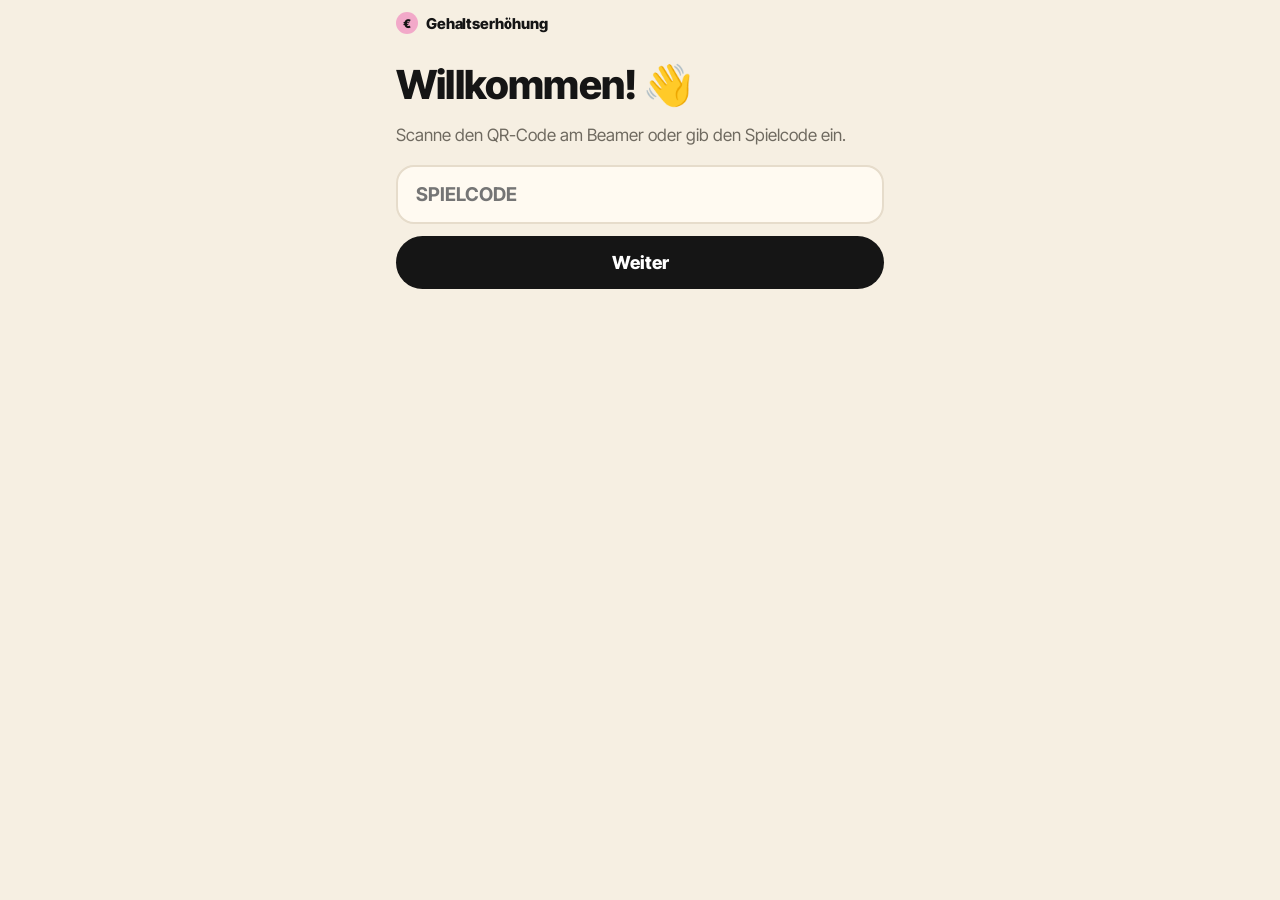
<file: index.html>
<!doctype html>
<html lang="de">
<head>
<meta charset="utf-8">
<meta name="viewport" content="width=device-width, initial-scale=1, viewport-fit=cover">
<title>Gehaltserhöhung</title>
<link rel="preconnect" href="https://fonts.googleapis.com">
<link href="https://fonts.googleapis.com/css2?family=Inter+Tight:wght@500;600;700;800;900&display=swap" rel="stylesheet">
<link rel="stylesheet" href="style.css?v=6">
</head>
<body>
<div class="phone">
  <div class="topbar">
    <div class="brand"><span class="dot"></span>Gehaltserhöhung</div>
    <div class="hud hidden" id="hud">
      <span class="chip-s" id="hBudget"></span>
      <span class="chip-s">😁 <span class="mbar"><span id="hTeam"></span></span> <span id="hTeamN"></span></span>
    </div>
  </div>
  <div id="app" class="screen"><p class="lead">Verbinde …</p></div>
</div>

<script type="module">
import { connect } from "./db.js";
import { CARDS, START_BUDGET, START_TEAM, SUBTITLE, REACTION_MS, play, score, euro, costOf } from "./cards.js";
import { card, delta, esc, LETTERS, randomId, store, session, avatar } from "./ui.js";
import { moodOf } from "./avatars.js";

const app = document.getElementById("app");
const hud = document.getElementById("hud");
const params = new URLSearchParams(location.search);
const g = (params.get("g") || "").toUpperCase().replace(/[^A-Z0-9]/g, "");

let db, pid, me = null, state = null;
let run = null; // { id, answers: [], startedAt }
let view = "intro"; // intro | card | end
let bubbleTimer = null;
let lastKey = "";

function setScreen(html, key) {
  if (key && key === lastKey) return false;
  lastKey = key || "";
  app.innerHTML = html;
  window.scrollTo(0, 0);
  return true;
}

function updateHud(s) {
  if (!s) return hud.classList.add("hidden");
  hud.classList.remove("hidden");
  const b = document.getElementById("hBudget");
  b.textContent = "💰 " + euro(s.budget);
  b.classList.toggle("neg", s.budget < 0);
  document.getElementById("hTeam").style.width = Math.max(0, Math.min(100, s.team)) + "%";
  document.getElementById("hTeamN").textContent = s.team;
}

const open = () => state && state.phase === "play";

function noGame() {
  setScreen(`
    <h1 class="big-title">Willkommen! 👋</h1>
    <p class="lead">Scanne den QR-Code am Beamer oder gib den Spielcode ein.</p>
    <form id="f"><input class="field" id="code" maxlength="6" placeholder="Spielcode" autocomplete="off" style="text-transform:uppercase">
    <button class="btn">Weiter</button></form>`, "nogame");
  document.getElementById("f").onsubmit = (e) => {
    e.preventDefault();
    const c = document.getElementById("code").value.trim().toUpperCase();
    if (c) location.search = "?g=" + encodeURIComponent(c) + (params.has("local") ? "&local" : "");
  };
}

function rulesHtml() {
  return `
    <div class="rules">
      <div>💬 <b>${CARDS.length} Leute wollen mehr Geld.</b> Du wählst jeweils eine von 3 Antworten. <b>Was sie kostet, siehst du am Button. Wie dein Team reagiert, erfährst du erst danach.</b> Und manches spricht sich rum …</div>
      <div>💰 Du hast <b>${euro(START_BUDGET)} Budget</b> und musst dein <b>Team bei Laune halten</b> 😁, damit niemand kündigt. Ist das Geld weg oder die Stimmung im Keller, <b>fliegst du raus.</b></div>
      <div>🏆 Am Ende zählen Teamzufriedenheit + Restbudget. <b>Die meisten Punkte holst du, wenn du so entscheidest wie die echte Raiffeisenbank.</b> Du kannst so oft spielen, wie du willst.</div>
    </div>`;
}

function joinScreen() {
  updateHud(null);
  setScreen(`
    <h1 class="big-title">${esc(SUBTITLE).replace("Gehaltsverhandlungen", "Gehalts&shy;verhandlungen")}</h1>
    <p class="lead">Du bist Chef*in einer Bank. Alle wollen mehr Geld. Wie gerecht entlohnst du?</p>
    ${rulesHtml()}
    <form id="f" style="margin-top:16px">
      <input class="field" id="name" maxlength="20" placeholder="Dein Name" autocomplete="off" value="${esc(store.get("lohnspiel-name") || "")}">
      <button class="btn" id="go">Mitspielen</button>
    </form>`, "join");
  document.getElementById("f").onsubmit = async (e) => {
    e.preventDefault();
    const name = document.getElementById("name").value.trim().slice(0, 20);
    if (!name) return;
    document.getElementById("go").disabled = true;
    store.set("lohnspiel-name", name);
    await db.set(`games/${g}/players/${pid}`, { name, t: db.now() });
  };
}

function waitScreen() {
  updateHud(null);
  setScreen(`
    <div class="center" style="margin-top:28px">
      <div class="pulse">💼</div>
      <h1 class="big-title">Hallo ${esc(me.name)}!</h1>
      <p class="lead">Du bist drin. Gleich geht's los, schau auf den Beamer.</p>
    </div>${rulesHtml()}`, "wait");
}

function startRun() {
  run = { id: randomId(6), answers: [], startedAt: db.now() };
  view = "card";
  render();
}

const costChip = (t) => `<span class="cost ${t > 0 ? "neg" : t < 0 ? "pos" : ""}">${t > 0 ? "−" + euro(t) : t < 0 ? "+" + euro(-t) : "0 €"}</span>`;
function cardScreen() {
  const i = run.answers.length;
  const s = play(run.answers);
  if (s.over || s.done) return; // letzte Sprechblase läuft noch
  updateHud(s);
  const c = s.next;
  if (setScreen(`
    <div class="card ${c.extra ? "extra" : ""}">${card(c, { i: s.base, total: CARDS.length })}</div>
    <div class="options">
      ${c.options.map((o, k) => `<button class="opt" data-letter="${LETTERS[k]}" data-k="${k}"><span>${esc(o.label)}${o.hint ? `<small class="hint">💰 ${esc(o.hint)}</small>` : ""}</span>${costChip(costOf(o))}</button>`).join("")}
    </div>`, `card-${run.id}-${i}`)) {
    app.querySelectorAll(".opt").forEach((b) => (b.onclick = () => choose(+b.dataset.k)));
  }
}

function choose(k) {
  if (!open() || view !== "card" || bubbleTimer) return;
  const before = play(run.answers);
  run.answers.push(k);
  const s = play(run.answers);
  const last = s.over || s.done;
  if (last) { finishRun(s); updateHud(s); }
  else render(); // nächste Karte liegt schon unter der Sprechblase
  flashHud(before, s);
  showBubble(run.answers.length - 1, last);
}

function flashHud(a, b) {
  const fl = (el, d, txt) => {
    if (!d) return;
    el.classList.remove("flash-bad", "flash-good"); void el.offsetWidth; el.classList.add(d < 0 ? "flash-bad" : "flash-good");
    const f = document.createElement("span");
    f.className = "floatd " + (d < 0 ? "bad" : "good"); f.textContent = txt;
    el.appendChild(f); setTimeout(() => f.remove(), 2600);
  };
  const db_ = b.budget - a.budget, dt = b.team - a.team;
  fl(document.getElementById("hBudget"), db_, (db_ > 0 ? "+" : "−") + euro(Math.abs(db_)));
  fl(document.getElementById("hTeamN").parentElement, dt, (dt > 0 ? "+" : "") + dt);
}

function showBubble(i, last) {
  const h = play(run.answers).history[i], c = h.card, o = h.o;
  const wrap = document.createElement("div");
  wrap.className = "bubblewrap";
  wrap.innerHTML = `<div class="bubble">
      <div class="bhead"><div class="avatar">${avatar(c.id)}</div><div class="btext">${esc(o.reaction)}</div></div>
      <div class="deltas big">${o.extra ? delta(o.cost, 0, true) + `<span class="d ${o.extra > 0 ? "bad" : "good"}">💰 Budget ${o.extra > 0 ? "−" : "+"}${euro(Math.abs(o.extra))} <small>(${esc(o.extraLabel || "")})</small></span>` + delta(0, o.team, true) : delta(costOf(o), o.team)}</div>
      <div class="bbar"><i style="animation-duration:${REACTION_MS}ms"></i></div>
      <div class="btap">Antippen = weiter · Halten = Pause</div>
    </div>`;
  document.body.appendChild(wrap);
  const done = () => {
    if (!bubbleTimer) return;
    clearTimeout(bubbleTimer); bubbleTimer = null;
    wrap.classList.add("out");
    setTimeout(() => wrap.remove(), 250);
    if (last) { view = "end"; render(); }
  };
  // Wie bei einer Instagram-Story: Antippen = weiter, Gedrückt halten = Pause
  const bar = wrap.querySelector(".bbar i");
  let left = REACTION_MS, startT = Date.now(), downT = 0;
  const pause = () => {
    if (!bubbleTimer || bubbleTimer === -1) return;
    clearTimeout(bubbleTimer); bubbleTimer = -1;
    left -= Date.now() - startT;
    bar.style.animationPlayState = "paused"; wrap.classList.add("held");
  };
  const resume = () => {
    if (bubbleTimer !== -1) return;
    startT = Date.now(); bubbleTimer = setTimeout(done, Math.max(0, left));
    bar.style.animationPlayState = "running"; wrap.classList.remove("held");
  };
  bubbleTimer = setTimeout(done, REACTION_MS);
  const down = (e) => { e.preventDefault(); downT = Date.now(); pause(); };
  const up = (e) => { e.preventDefault(); if (!downT) return; const t = Date.now() - downT; downT = 0; if (t < 250) done(); else resume(); };
  // Touch (iPhone/Android) und Maus getrennt, damit lange Drücken nicht als Abbruch zählt
  wrap.addEventListener("touchstart", down, { passive: false });
  wrap.addEventListener("touchend", up, { passive: false });
  wrap.addEventListener("touchcancel", () => { downT = 0; resume(); });
  wrap.addEventListener("mousedown", down);
  wrap.addEventListener("mouseup", up);
  wrap.addEventListener("mouseleave", () => { if (downT) { downT = 0; resume(); } });
  wrap.addEventListener("contextmenu", (e) => e.preventDefault());
}

async function finishRun(s) {
  const sc = score(s);
  const best = me.best ?? -1;
  const who = s.history[s.history.length - 1].card.name;
  const ev = s.over === "budget" ? `wurde nach ${who} vom Aufsichtsrat gefeuert 📞`
    : s.over === "team" ? `hat bei ${who} das Team verloren 🚪`
    : `hat durchgehalten: ${sc} Punkte 🎉`;
  const picks = Object.fromEntries(s.history.map((h) => [h.id, h.opt]));
  const upd = { [`runs/${pid}/${run.id}`]: { answers: run.answers, picks, score: sc, month: s.month, over: s.over || null, t: db.now() } };
  if (sc > best) Object.assign(upd, { [`players/${pid}/best`]: sc, [`players/${pid}/bestPicks`]: picks });
  upd[`feed/${db.now()}_${pid}`] = { name: me.name, text: ev, t: db.now() };
  await db.update(`games/${g}`, upd);
}

function endScreen() {
  const s = play(run.answers);
  updateHud(s);
  const sc = score(s);
  const head = s.over === "budget" ? { e: "📞", t: "Gefeuert!", x: `Bei ${s.history[s.history.length - 1].card.name} ist das Budget gesprengt. Der Aufsichtsrat hat angerufen.` }
    : s.over === "team" ? { e: "🚪", t: "Dein Team ist weg!", x: `Bei ${s.history[s.history.length - 1].card.name} ist die Teamzufriedenheit im Keller. Reihenweise Kündigungen.` }
    : { e: "🎉", t: "Überlebt!", x: "Du hast alle Gespräche überstanden. Geht da noch mehr?" };
  setScreen(`
    <div class="card center">
      <div class="type-emoji">${head.e}</div>
      <h2 class="verdict ${s.over ? "bad" : ""}">${esc(head.t)}</h2>
      <p class="situation">${esc(head.x)}</p>
      <div class="bigscore"><b>${sc}</b><span>Punkte</span></div>
      <div class="stats">
        <div><b class="${s.budget < 0 ? "neg" : ""}">${euro(s.budget)}</b><span>Budget</span></div>
        <div><b>${s.team}</b><span>Team&shy;zufriedenheit</span></div>
        <div><b>${s.matches}/${s.base}</b><span>wie die Bank</span></div>
      </div>
      <p class="source" style="margin-top:12px">Dein bester Versuch: ${Math.max(sc, me.best ?? 0) === 1 ? "1 Punkt" : Math.max(sc, me.best ?? 0) + " Punkte"}</p>
    </div>
    ${open() ? `<button class="btn" id="again">Nochmal spielen 🔁</button>` : ""}`, `end-${run.id}`);
  const ag = document.getElementById("again");
  if (ag) ag.onclick = startRun;
}

function closedScreen() {
  updateHud(null);
  const best = me.best ?? null;
  const ans = me.bestPicks || {};
  const rows = CARDS.map((c) => {
    const mine = ans[c.id];
    const bankK = c.options.findIndex((o) => o.bank);
    const ok = mine === bankK;
    return `<div class="hist"><span class="hn"><span class="mini">${avatar(c.id)}</span>${esc(c.name)}</span><span>${mine == null ? "–" : ok ? "✅" : "❌ " + esc(c.options[bankK].label)}</span></div>`;
  }).join("");
  setScreen(`
    <div class="card center">
      <div class="type-emoji">⏰</div>
      <h2 class="verdict">Zeit ist um!</h2>
      ${best != null ? `<div class="bigscore"><b>${best}</b><span>dein bester Versuch</span></div>` : `<p class="situation">Du hast keinen Durchgang beendet.</p>`}
    </div>
    ${state.phase === "bank" ? `<div class="card" style="margin-top:14px"><div class="counter">So hätte die Raiffeisenbank entschieden</div>${rows}</div>` : `<p class="waitnote">Schau auf den Beamer 👀</p>`}`, `closed-${state.phase}-${best}`);
}

function render() {
  if (!state) return setScreen(`<p class="lead">Dieses Spiel gibt es nicht (mehr). Scanne den QR-Code am Beamer noch einmal.</p>`, "nostate");
  if (!me) return joinScreen();
  if (state.phase === "lobby") return waitScreen();
  if (state.phase === "play") {
    if (!run) return startRun();
    if (view === "card") return cardScreen();
    return endScreen();
  }
  // Zeit um: laufenden Versuch abbrechen
  if (run && view !== "end" && !bubbleTimer) run = null;
  return closedScreen();
}

(async () => {
  if (!g) return noGame();
  db = await connect();
  pid = session.get("lohnspiel-pid-" + g) || randomId();
  session.set("lohnspiel-pid-" + g, pid);
  db.onValue(`games/${g}/state`, (v) => { state = v; render(); });
  db.onValue(`games/${g}/players/${pid}`, (v) => { me = v; render(); });
})().catch((e) => { app.innerHTML = `<p class="lead">Verbindung fehlgeschlagen: ${esc(e.message)}</p>`; });
</script>
</body>
</html>
</file>
<file: style.css>
:root {
  --bg: #f6efe2;
  --bg2: #efe6d4;
  --card: #fffaf1;
  --ink: #151515;
  --muted: #6f6a60;
  --line: #e6dccb;
  --yellow: #f3d55b;
  --pink: #f2a9c9;
  --blue: #a9c2f0;
  --olive: #a7b46a;
  --red: #e5483b;
  --good: #3f7d4e;
  --good-bg: #dfe8c4;
  --bad: #c2362b;
  --bad-bg: #f9d3cd;
  --radius: 26px;
  font-family: "Inter Tight", system-ui, -apple-system, "Segoe UI", sans-serif;
}
* { box-sizing: border-box; }
html, body { margin: 0; }
body { background: var(--bg); color: var(--ink); min-height: 100vh; -webkit-font-smoothing: antialiased; }
h1, h2, h3 { margin: 0; line-height: 1.05; letter-spacing: -.02em; }
button { font: inherit; cursor: pointer; }
.hidden { display: none !important; }
b { font-weight: 800; }

/* ---------- Figuren ---------- */
.ava { display: block; width: 100%; height: 100%; }
.ava.photo { position: relative; }
.ava .crop { position: absolute; inset: 0; overflow: hidden; border-radius: 50%; }
.ava .crop img { position: absolute; display: block; height: auto; max-width: none; }
.ava .badge { position: absolute; right: -6%; bottom: -4%; width: 42%; height: 42%; border-radius: 50%; background: var(--card); border: 2px solid var(--line); display: grid; place-items: center; font-size: 1.2em; line-height: 1; }
.mini .ava .badge { display: none; }
.mini .ava .crop { border-radius: 50%; }

/* ---------- Handy ---------- */
.phone { max-width: 520px; margin: 0 auto; padding: 0 16px 40px; }
.topbar { display: flex; justify-content: space-between; align-items: center; gap: 10px; position: sticky; top: 0; padding: 12px 0; background: var(--bg); z-index: 5; }
.brand { display: flex; align-items: center; gap: 8px; font-weight: 800; font-size: 15px; letter-spacing: -.01em; }
.brand .dot { width: 22px; height: 22px; border-radius: 50%; background: var(--pink); display: grid; place-items: center; flex: none; }
.brand .dot::after { content: "€"; font-size: 12px; font-weight: 900; }
.hud { display: flex; align-items: center; gap: 6px; white-space: nowrap; }
.chip-s { background: var(--card); border: 1px solid var(--line); border-radius: 99px; padding: 6px 10px; font-weight: 800; font-size: 14px; display: inline-flex; align-items: center; gap: 6px; }
.chip-s.neg { background: var(--bad-bg); color: var(--bad); }
.mbar { width: 52px; height: 8px; background: var(--bg2); border-radius: 99px; overflow: hidden; display: block; }
.mbar > span { display: block; height: 100%; background: var(--olive); border-radius: 99px; transition: width .6s; }
.screen { margin-top: 8px; }
.big-title { font-size: 40px; font-weight: 800; margin: 18px 0 12px; }
.lead { color: var(--muted); font-size: 17px; line-height: 1.45; }
.lead b { color: var(--ink); }
.rules { margin-top: 16px; display: grid; gap: 8px; font-size: 16px; line-height: 1.35; }
.rules > div { border-radius: 18px; padding: 12px 14px; }
.rules > div:nth-child(1) { background: var(--yellow); }
.rules > div:nth-child(2) { background: var(--pink); }
.field { width: 100%; padding: 16px 18px; border-radius: 18px; border: 2px solid var(--line); background: var(--card); color: var(--ink); font-size: 19px; font-weight: 700; outline: none; font-family: inherit; }
.field:focus { border-color: var(--ink); }
.btn { display: block; width: 100%; padding: 16px; border: 0; border-radius: 99px; background: var(--ink); color: #fff; font-weight: 800; font-size: 18px; margin-top: 12px; }
.btn:disabled { opacity: .4; }
.center { text-align: center; }
.pulse { font-size: 72px; animation: pulse 1.8s ease-in-out infinite; }
@keyframes pulse { 50% { transform: scale(1.08) rotate(-4deg); } }

.card { background: var(--card); color: var(--ink); border-radius: var(--radius); padding: 18px; border: 1px solid var(--line); }
.counter { font-size: 12px; font-weight: 800; color: var(--muted); text-transform: uppercase; letter-spacing: .08em; margin-bottom: 8px; }
.person { display: flex; gap: 14px; align-items: center; }
.avatar { width: 76px; height: 76px; flex: none; }
.avatar.big { width: 96px; height: 96px; font-size: 20px; }
.mini { width: 1.7em; height: 1.7em; display: inline-block; vertical-align: middle; margin-right: .35em; flex: none; }
.person h2 { font-size: 26px; font-weight: 800; }
.person .role { color: var(--muted); font-size: 14px; margin-top: 3px; }
.facts { display: grid; grid-template-columns: 1.5fr 1fr; gap: 10px; margin-top: 14px; }
.pay, .perf { background: var(--bg2); border-radius: 16px; padding: 10px 12px; }
.pay { display: grid; gap: 4px; }
.payrow { display: flex; justify-content: space-between; gap: 8px; font-size: 14px; color: var(--muted); font-weight: 600; }
.payrow b { color: var(--ink); }
.payrow.cmp { color: var(--ink); font-size: 13px; }
.tag { font-size: 12.5px; font-weight: 800; padding: 3px 9px; border-radius: 99px; margin-top: 2px; }
.tag.low { background: var(--bad-bg); color: var(--bad); }
.tag.ok { background: var(--good-bg); color: var(--good); }
.tag.high { background: var(--yellow); color: #5c4a00; }
.perf { display: grid; gap: 4px; font-size: 14px; color: var(--muted); font-weight: 600; align-content: start; }
.stars { color: var(--ink); font-size: 19px; letter-spacing: 1px; }
.stars .off { color: #d9cfbd; }
.stars.unknown { font-size: 14px; letter-spacing: 0; }
.request { margin-top: 12px; padding: 14px 16px; background: var(--pink); border-radius: 20px; font-weight: 700; font-size: 17px; line-height: 1.35; }
.options { display: grid; gap: 10px; margin-top: 12px; }
.opt { text-align: left; padding: 15px 16px 15px 56px; border-radius: 20px; border: 2px solid var(--line); background: var(--card); color: var(--ink); font-size: 16px; font-weight: 700; line-height: 1.3; position: relative; min-height: 58px; }
.opt::before { content: attr(data-letter); position: absolute; left: 12px; top: 50%; transform: translateY(-50%); width: 32px; height: 32px; border-radius: 50%; display: grid; place-items: center; font-weight: 800; background: var(--ink); color: #fff; font-size: 14px; }
.opt:active { background: var(--yellow); }
.timer { height: 6px; background: var(--bg2); border-radius: 99px; overflow: hidden; margin-top: 12px; }
.timer > div { height: 100%; background: var(--ink); width: 100%; transition: width .25s linear; border-radius: 99px; }
.waitnote { margin-top: 14px; color: var(--muted); text-align: center; font-weight: 700; }

.reaction { font-size: 21px; font-weight: 800; line-height: 1.3; margin: 16px 0 8px; letter-spacing: -.01em; }
.deltas { display: flex; gap: 8px; flex-wrap: wrap; margin-top: 8px; }
.center .deltas { justify-content: center; }
.d { font-weight: 800; padding: 6px 12px; border-radius: 99px; background: var(--bg2); font-size: 15px; }
.d.bad { background: var(--bad-bg); color: var(--bad); }
.d.good { background: var(--good-bg); color: var(--good); }
.note { font-size: 14px; background: var(--blue); padding: 12px 14px; border-radius: 16px; line-height: 1.4; margin-top: 12px; font-weight: 600; }
.warn { font-size: 14px; background: var(--bad-bg); color: var(--bad); padding: 12px 14px; border-radius: 16px; font-weight: 800; margin-top: 12px; }
.verdict { font-size: 30px; font-weight: 800; margin: 4px 0 6px; }
.verdict.bad { color: var(--bad); }
.type-emoji { font-size: 64px; text-align: center; }
.situation { font-size: 16px; line-height: 1.45; margin: 8px 0 0; color: var(--muted); }
.stats { display: grid; grid-template-columns: repeat(3, 1fr); gap: 8px; margin-top: 16px; }
.stats > div { border-radius: 18px; padding: 12px 4px; display: grid; gap: 2px; }
.stats > div:nth-child(1) { background: var(--yellow); }
.stats > div:nth-child(2) { background: var(--olive); }
.stats > div:nth-child(3) { background: var(--pink); }
.stats b { font-size: 21px; }
.stats b.neg { color: var(--bad); }
.stats span { font-size: 12px; font-weight: 600; }
.score-line { display: flex; justify-content: space-between; align-items: center; margin-top: 16px; font-weight: 700; color: var(--muted); }
.score-line .pts { font-size: 20px; color: #fff; background: var(--ink); padding: 6px 14px; border-radius: 99px; font-weight: 800; }
.hist { display: flex; justify-content: space-between; align-items: center; gap: 10px; padding: 8px 0; border-top: 1px solid var(--line); font-size: 14px; }
.hn { font-weight: 800; white-space: nowrap; display: flex; align-items: center; }
.hist > span:last-child { text-align: right; color: var(--muted); }

/* Ring */
.ring { position: relative; width: 210px; height: 210px; margin: 4px auto 0; }
.ring svg { width: 100%; height: 100%; display: block; }
.ring .val { position: absolute; inset: 0; display: grid; place-content: center; text-align: center; }
.ring .val b { font-size: 58px; letter-spacing: -.04em; line-height: 1; }
.ring .val span { font-size: 13px; color: var(--muted); font-weight: 600; margin-top: 4px; }

/* ---------- Beamer ---------- */
.host { width: 100vw; height: 100vh; overflow: hidden; display: flex; flex-direction: column; padding: 3.2vh 4vw; font-size: 1.15vw; }
.host header { display: flex; justify-content: space-between; align-items: center; }
.host .brand { font-size: 1.15em; }
.host .brand .dot { width: 1.6em; height: 1.6em; }
.host .brand .dot::after { font-size: .8em; }
.host main { flex: 1; display: flex; min-height: 0; margin-top: 2.5vh; }
.host footer { display: flex; justify-content: space-between; align-items: center; color: var(--muted); font-size: .95em; }
.ctrl { display: flex; gap: .6em; }
.ctrl button { background: var(--card); color: var(--ink); border: 1px solid var(--line); border-radius: 99px; padding: .55em 1.2em; font-weight: 700; font-size: .95em; }
.ctrl button.primary { background: var(--ink); color: #fff; border-color: var(--ink); }

.lobby { display: grid; grid-template-columns: 1.2fr 1fr; gap: 4vw; width: 100%; align-items: center; }
.lobby h1 { font-size: 6.2em; font-weight: 800; letter-spacing: -.04em; }
.lobby h1 em { color: var(--red); font-style: normal; }
.lobby .lead { font-size: 1.55em; margin-top: .8em; max-width: 30em; }
.crew { display: flex; margin-top: 1.4em; }
.crew .mini { width: 4.4em; height: 4.4em; margin-right: -.6em; }
.qrbox { background: var(--card); border: 1px solid var(--line); border-radius: 36px; padding: 2em; text-align: center; justify-self: center; }
.qrbox svg { width: min(26vw, 46vh); height: auto; display: block; }
.qrbox .url { margin-top: .8em; font-weight: 800; font-size: 1.2em; word-break: break-all; }
.qrbox .source { color: var(--muted); font-weight: 600; }
.players { margin-top: 1em; display: flex; flex-wrap: wrap; gap: .5em; max-height: 18vh; overflow: hidden; }
.chip { border-radius: 99px; padding: .4em 1em; font-weight: 700; font-size: 1.15em; animation: pop .35s ease-out; }
.chip:nth-child(4n+1) { background: var(--yellow); }
.chip:nth-child(4n+2) { background: var(--pink); }
.chip:nth-child(4n+3) { background: var(--blue); }
.chip:nth-child(4n+4) { background: var(--olive); }
@keyframes pop { from { transform: scale(.4); opacity: 0; } }
.count { font-size: 1.5em; font-weight: 800; margin-top: 1.4em; }

.htimer { display: flex; align-items: center; gap: 1em; font-size: 1.3em; font-weight: 800; }
.htimer .clock { width: 2.6em; height: 2.6em; border-radius: 50%; background: var(--ink); color: #fff; display: grid; place-items: center; font-size: 1.1em; }
.qgrid { display: grid; grid-template-columns: 1fr 1.15fr; gap: 3vw; width: 100%; min-height: 0; align-items: center; }
.host .card { padding: 1.8em 2em; border-radius: 36px; }
.host .avatar { width: 7em; height: 7em; }
.host .person { gap: 1.2em; }
.host .person h2 { font-size: 3em; }
.host .person .role { font-size: 1.25em; }
.host .counter { font-size: 1em; }
.host .facts { margin-top: 1.2em; gap: 1em; }
.host .pay, .host .perf { border-radius: 20px; padding: .9em 1.1em; }
.host .payrow { font-size: 1.25em; }
.host .perf { font-size: 1.2em; }
.host .stars { font-size: 1.6em; }
.host .tag { font-size: 1em; }
.host .request { font-size: 1.55em; margin-top: 1em; padding: .8em 1em; border-radius: 24px; }
.hopts { display: flex; flex-direction: column; gap: 1em; justify-content: center; }
.hopt { position: relative; background: var(--card); border: 2px solid var(--line); border-radius: 28px; padding: 1em 1.4em 1em 4.6em; font-size: 1.5em; font-weight: 700; line-height: 1.3; overflow: hidden; }
.hopt .letter { position: absolute; left: .8em; top: 50%; transform: translateY(-50%); width: 2.3em; height: 2.3em; border-radius: 50%; background: var(--ink); color: #fff; display: grid; place-items: center; font-weight: 800; z-index: 1; font-size: .9em; }
.hopt .txt { position: relative; z-index: 1; display: block; }
.hopt small { font-weight: 600; color: var(--muted); font-size: .78em; }
.hopt .share { position: absolute; inset: 0 auto 0 0; width: 0; background: var(--yellow); opacity: .75; transition: width 1s cubic-bezier(.2,.8,.2,1); }
.hopt .pct { position: relative; z-index: 1; float: right; margin-left: 1em; font-weight: 800; }
.hopt.top { border-color: var(--ink); }
.branch { width: 100%; display: flex; flex-direction: column; gap: 1.5em; justify-content: center; }
.bhead { font-size: 2.6em; font-weight: 800; max-width: 22em; }
.bgrid { display: grid; grid-auto-flow: column; grid-auto-columns: 1fr; gap: 2vw; }
.host .card.small { padding: 1.4em 1.6em; font-size: .9em; }
.share-tag { display: inline-block; background: var(--ink); color: #fff; font-weight: 800; padding: .35em .9em; border-radius: 99px; margin-bottom: .9em; font-size: 1.1em; }
.reveal { width: 100%; display: grid; gap: 3vw; align-content: center; }
.reveal.two { grid-template-columns: 1fr 1fr; }
.rblock { display: flex; flex-direction: column; gap: 1em; }
.reveal-head { display: flex; align-items: center; gap: .3em; font-size: 2em; font-weight: 800; }
.reveal.two .hopt { font-size: 1.2em; }
.muted { color: var(--muted); font-weight: 600; font-size: .7em; margin-left: .3em; }
.warnpill { background: var(--red); color: #fff; padding: .3em .9em; border-radius: 99px; }
.final { display: grid; grid-template-columns: 1fr 1fr; gap: 4vw; width: 100%; }
.final h2, .bankview h2 { font-size: 3em; font-weight: 800; margin-bottom: .7em; }
.board { display: grid; gap: .7em; }
.brow { display: grid; grid-template-columns: 2.2em 1fr auto; gap: 1em; align-items: center; background: var(--card); border: 1px solid var(--line); border-radius: 24px; padding: .7em 1.2em; font-size: 1.5em; font-weight: 700; }
.brow:first-child { background: var(--yellow); border-color: transparent; }
.brow .pos { font-weight: 800; font-size: 1.2em; }
.brow small { font-size: .65em; color: var(--muted); font-weight: 600; }
.brow:first-child small { color: #4d4320; }
.brow .pts { font-weight: 800; background: var(--ink); color: #fff; padding: .2em .7em; border-radius: 99px; }
.bigstats { display: grid; gap: 1.2em; align-content: center; }
.bigstat { border-radius: 30px; padding: 1.3em 1.7em; display: grid; gap: .2em; }
.bigstat:nth-child(1) { background: var(--pink); }
.bigstat:nth-child(2) { background: var(--olive); }
.bigstat b { font-size: 4em; font-weight: 800; letter-spacing: -.03em; }
.bigstat span { font-size: 1.4em; font-weight: 600; }
.firedlist { font-size: 1.2em; color: var(--muted); }
.empty { color: var(--muted); font-size: 1.4em; }
.bankview { width: 100%; display: flex; flex-direction: column; }
.bankgrid { display: grid; grid-template-columns: repeat(3, 1fr); gap: 1.1em; }
.bcard { background: var(--card); border: 1px solid var(--line); border-radius: 26px; padding: 1.1em 1.3em; display: flex; flex-direction: column; gap: .5em; }
.bcard .reveal-head { font-size: 1.4em; flex-wrap: wrap; }
.pill { display: inline-block; padding: .3em .8em; border-radius: 99px; font-size: .55em; font-weight: 800; background: var(--blue); text-transform: uppercase; letter-spacing: .04em; margin-left: .4em; }
.bdec { font-size: 1.2em; font-weight: 800; background: var(--good-bg); color: var(--good); padding: .4em .8em; border-radius: 14px; }
.bquote { font-size: 1em; line-height: 1.4; color: #3d3a34; }
.bquote .source { display: block; font-size: .85em; margin-top: .3em; color: var(--muted); font-weight: 600; }
.banksum { margin-top: 1.2em; font-size: 1.5em; font-weight: 800; background: var(--ink); color: #fff; padding: .6em 1.2em; border-radius: 99px; align-self: flex-start; }
.credit { font-size: .85em; color: var(--muted); }

@media (max-width: 420px) { .brand { font-size: 13px; } .chip-s { font-size: 13px; padding: 5px 8px; } .mbar { width: 40px; } .big-title { font-size: 34px; } }
.bankview h2 { font-size: 2.4em; margin-bottom: .5em; }
.bankgrid { gap: .8em; }
.bcard { padding: .9em 1.1em; gap: .4em; }
.bcard .reveal-head { font-size: 1.25em; }
.bdec { font-size: 1.05em; }
.bquote { font-size: .92em; }
.banksum { margin-top: .8em; font-size: 1.2em; }

.ava .crop.emo { display: grid; place-items: center; font-size: 2.4em; }
.avatar .ava .crop.emo { font-size: 40px; }
.host .avatar .ava .crop.emo { font-size: 3.6em; }
.bigscore { margin: 14px auto 0; display: grid; gap: 2px; }
.bigscore b { font-size: 64px; letter-spacing: -.04em; line-height: 1; }
.bigscore span { color: var(--muted); font-weight: 600; font-size: 14px; }

/* ---------- v3 Beamer ---------- */
.goal { margin-top: 1em; font-size: 1.5em; background: var(--yellow); display: inline-block; padding: .5em 1em; border-radius: 99px; font-weight: 600; }
.playgrid { display: grid; grid-template-columns: 1fr 1.4fr; gap: 4vw; width: 100%; min-height: 0; }
.leftcol { display: flex; flex-direction: column; gap: 1.4em; min-height: 0; }
.bigclock { font-size: 9em; font-weight: 800; letter-spacing: -.05em; line-height: .9; font-variant-numeric: tabular-nums; }
.bigclock.hot { color: var(--red); animation: pulse 1s ease-in-out infinite; }
.qrmini { display: flex; align-items: center; gap: 1em; background: var(--card); border: 1px solid var(--line); border-radius: 24px; padding: .8em 1em; font-weight: 700; font-size: 1.2em; }
.qrmini svg { width: 7em; height: 7em; flex: none; }
.ticker { background: var(--card); border: 1px solid var(--line); border-radius: 24px; padding: 1em 1.2em; flex: 1; overflow: hidden; }
.tick { font-size: 1.25em; padding: .45em 0; border-top: 1px solid var(--line); animation: pop .4s ease-out; }
.tick:first-of-type { border-top: 0; }
.muted2 { color: var(--muted); }
.lbtitle { font-size: 2.6em; font-weight: 800; margin-bottom: .6em; }
.playgrid .board { gap: .55em; }
.playgrid .brow { font-size: 1.35em; padding: .55em 1.1em; }
.brow.perfect { background: var(--olive); border-color: transparent; }
.podium { display: grid; grid-template-columns: repeat(3, 1fr); gap: 1em; align-items: end; height: 60vh; }
.pod { display: flex; flex-direction: column; align-items: center; gap: .3em; }
.pname { font-size: 1.8em; font-weight: 800; text-align: center; }
.ppts { font-size: 1.4em; font-weight: 700; background: var(--ink); color: #fff; padding: .15em .7em; border-radius: 99px; }
.pblock { width: 100%; border-radius: 24px 24px 0 0; display: grid; place-items: center; font-size: 4em; font-weight: 800; }
.p1 .pblock { height: 34vh; background: var(--yellow); }
.p2 .pblock { height: 24vh; background: var(--blue); }
.p3 .pblock { height: 16vh; background: var(--pink); }
.bankgrid12 { display: grid; grid-template-columns: repeat(4, 1fr); gap: .8em; }
.bankgrid12 .bcard { padding: .8em 1em; gap: .45em; border-radius: 22px; }
.bankgrid12 .reveal-head { font-size: 1.2em; }
.bankgrid12 .pill { font-size: .55em; }
.bankgrid12 .bdec { font-size: .98em; padding: .35em .7em; }
.bfoot { display: flex; justify-content: space-between; gap: .5em; font-size: .9em; color: var(--muted); font-weight: 600; margin-top: auto; }
.bfoot b { color: var(--ink); }
.mini .ava .crop.emo { font-size: 1em; }

/* v3.1: kompakte Karte + Reaktions-Sprechblase */
.fact1 { display: flex; flex-wrap: wrap; align-items: center; gap: 6px 10px; margin-top: 12px; font-size: 15px; color: var(--muted); font-weight: 600; }
.fact1 b { color: var(--ink); }
.fact1 .tag { margin-top: 0; }
.fact1 .stars { font-size: 16px; margin-left: auto; }
.fact1.cmp { margin-top: 6px; color: var(--ink); font-size: 14px; }
.bubblewrap { position: fixed; inset: 0; z-index: 20; background: rgba(246, 239, 226, .72); display: flex; justify-content: center; align-items: flex-start; padding: 70px 16px 0; animation: bwIn .15s ease-out; }
.bubblewrap.out { animation: bwOut .25s ease-in forwards; }
.bubble { max-width: 488px; width: 100%; background: var(--ink); color: #fff; border-radius: 26px; padding: 16px 18px; box-shadow: 0 12px 30px rgba(0,0,0,.18); position: relative; animation: bPop .28s cubic-bezier(.2,1.4,.4,1); }
.bubble::after { content: ""; position: absolute; left: 40px; bottom: -12px; border: 12px solid transparent; border-top-color: var(--ink); border-bottom: 0; }
.bubble .bhead { display: flex; align-items: center; gap: 12px; }
.bubble .avatar { width: 58px; height: 58px; }
.bubble .btext { font-size: 19px; font-weight: 800; line-height: 1.3; }
.bubble .deltas { margin-top: 10px; }
.bubble .d { background: rgba(255,255,255,.14); color: #fff; }
.bubble .d.bad { background: var(--bad-bg); color: var(--bad); }
.bubble .d.good { background: var(--good-bg); color: var(--good); }
.bubble .bbar { height: 4px; border-radius: 4px; background: rgba(255,255,255,.25); margin-top: 12px; overflow: hidden; }
.bubble .bbar i { display: block; height: 100%; background: var(--yellow); animation: bBar linear forwards; }
.chip-s.flash-bad { animation: flashBad .7s; }
.chip-s.flash-good { animation: flashGood .7s; }
@keyframes bwIn { from { opacity: 0; } }
@keyframes bwOut { to { opacity: 0; } }
@keyframes bPop { from { transform: scale(.85) translateY(10px); opacity: 0; } }
@keyframes bBar { from { width: 0; } to { width: 100%; } }
@keyframes flashBad { 30% { background: var(--bad-bg); color: var(--bad); transform: scale(1.12); } }
@keyframes flashGood { 30% { background: var(--good-bg); color: var(--good); transform: scale(1.12); } }
.bubble .ava .badge { font-size: 16px; }
.fact1 .stars { margin-left: 0; font-size: 15px; }
.fact1 .lbl { margin-left: auto; }
.lobby h1 { font-size: 5.2em; }
.lobby .lead { font-size: 1.4em; }
.crew { margin-top: 1em; }
.crew .mini { width: 3.8em; height: 3.8em; }
.crew .mini .ava .crop.emo { font-size: 1.7em; }
.count { margin-top: .8em; }
.bankgrid12 { font-size: 1.3em; gap: 1em; margin-top: .4em; }
.bankgrid12 .bfoot { font-size: .72em; white-space: nowrap; gap: .6em; }

/* v4: Kosten auf Buttons, Extra-Gespräche, deutlichere Wirkung */
.opt { display: flex; align-items: center; justify-content: space-between; gap: 10px; }
.opt .cost { flex: none; font-size: 13px; font-weight: 800; padding: 4px 9px; border-radius: 99px; background: var(--bg2); color: var(--muted); white-space: nowrap; }
.opt .cost.neg { background: var(--bad-bg); color: var(--bad); }
.card.extra { border: 2px solid var(--red); }
.counter.warn { color: var(--bad); text-transform: none; letter-spacing: 0; font-size: 14px; }
.topbar { z-index: 30; }
.chip-s { position: relative; }
.chip-s.flash-bad, .chip-s.flash-good { animation-duration: 2.4s; }
@keyframes flashBad { 0%, 70% { background: var(--bad-bg); color: var(--bad); border-color: var(--bad); } 10% { transform: scale(1.18); } 30% { transform: scale(1); } }
@keyframes flashGood { 0%, 70% { background: var(--good-bg); color: var(--good); border-color: var(--good); } 10% { transform: scale(1.18); } 30% { transform: scale(1); } }
.floatd { position: absolute; left: 50%; top: 100%; transform: translateX(-50%); margin-top: 4px; font-size: 15px; font-weight: 900; padding: 3px 9px; border-radius: 99px; white-space: nowrap; animation: floatd 2.6s ease-out forwards; pointer-events: none; }
.floatd.bad { background: var(--bad); color: #fff; }
.floatd.good { background: var(--good); color: #fff; }
@keyframes floatd { 0% { opacity: 0; transform: translate(-50%, -6px); } 10% { opacity: 1; transform: translate(-50%, 0); } 80% { opacity: 1; } 100% { opacity: 0; transform: translate(-50%, 8px); } }
.bubblewrap { padding-top: 90px; }
.deltas.big .d { font-size: 18px; padding: 7px 14px; }
.bubble .btap { margin-top: 8px; font-size: 12px; opacity: .6; text-align: right; }
.qrbox { display: flex; flex-direction: column; align-items: center; }
.qrbox svg { margin: 0 auto; }
.fact1 .lbl { margin-left: 0; flex-basis: 100%; }
.ava .crop img.full { position: absolute; inset: 0; width: 100%; height: 100%; left: 0; top: 0; }
.ava .crop.group { background: #f3d55b; }
.ava .crop.group img { position: absolute; width: 58%; height: 58%; border-radius: 50%; border: 2px solid #fffaf1; }
.ava .crop.group img:nth-child(1) { left: 21%; top: 4%; }
.ava .crop.group img:nth-child(2) { left: 2%; top: 34%; }
.ava .crop.group img:nth-child(3) { left: 40%; top: 34%; }
.final .podium { height: 46vh; }
.ministats { display: flex; flex-wrap: wrap; gap: .6em; margin-top: 1.2em; font-size: 1.25em; font-weight: 600; }
.ministats span { background: var(--card); border: 1px solid var(--line); border-radius: 99px; padding: .35em .9em; }
.final .board .brow { font-size: 1.3em; padding: .5em 1.1em; }
.final .board { gap: .55em; } .final .board .brow { font-size: 1.15em; padding: .45em 1em; }
.bubblewrap { touch-action: none; user-select: none; -webkit-user-select: none; -webkit-touch-callout: none; }
.bubblewrap.held .bubble { transform: scale(.98); transition: transform .15s; }
.bubblewrap, .bubblewrap * { -webkit-user-select: none !important; user-select: none !important; -webkit-touch-callout: none !important; }
/* schmale Android-Handys (ab 320 px) */
html, body { overflow-x: hidden; }
@media (max-width: 400px) {
  .phone .topbar .brand { font-size: 0; gap: 0; }
  .phone .hud { gap: 4px; }
  .phone .chip-s { padding: 5px 8px; font-size: 13px; gap: 4px; }
  .phone .mbar { width: 34px; }
}
@media (max-width: 340px) {
  .phone { padding: 0 10px 30px; }
  .opt { padding-left: 50px; font-size: 15px; }
  .opt::before { left: 9px; width: 30px; height: 30px; }
}
.d small { font-weight: 600; opacity: .8; font-size: .78em; }
.opt .cost.pos { background: var(--good-bg); color: var(--good); }
.opt .hint { display: block; font-size: 12.5px; font-weight: 600; color: var(--muted); margin-top: 3px; }
</file>
